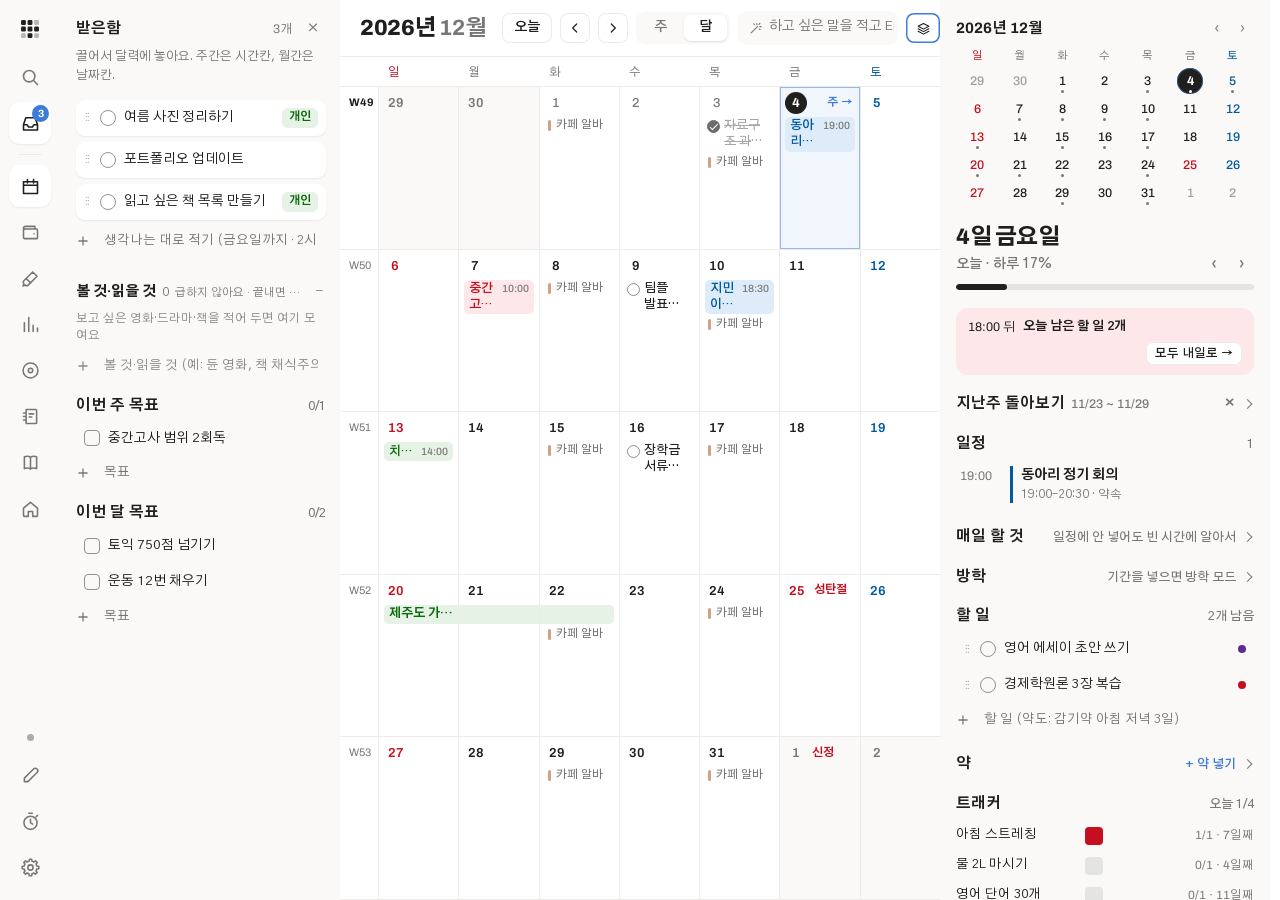
<file: index.html>
<!doctype html>
<html lang="ko">
  <head>
    <meta charset="UTF-8" />
    <meta name="viewport" content="width=device-width, initial-scale=1.0, maximum-scale=1.0, user-scalable=no, viewport-fit=cover" />
    <meta name="theme-color" content="#A3A3AD" />
    <link rel="manifest" href="./manifest.webmanifest" />
    <link rel="apple-touch-icon" href="./apple-touch-icon.png" />
    <title>기록</title>
    <link rel="icon" type="image/svg+xml" href="./favicon.svg" />
    <link rel="preconnect" href="https://fonts.googleapis.com" />
    <link rel="preconnect" href="https://fonts.gstatic.com" crossorigin />
    <link href="https://fonts.googleapis.com/css2?family=IBM+Plex+Mono:wght@400;500;600&family=IBM+Plex+Sans+KR:wght@400;500;600;700&family=Nunito:wght@600;700;800&display=swap" rel="stylesheet" />
    <script type="module" crossorigin src="./assets/index-BGYsm0u8.js"></script>
    <link rel="stylesheet" crossorigin href="./assets/index-CqKTvM8n.css">
  </head>
  <body>
    <!-- 아이폰 화면 자동 업데이트 되돌리기 (lib/liveupdate.js): 새로 받은 화면이 25초 안에 제대로 못 뜨면 예전 화면으로.
         앱 코드가 망가져도 돌도록 여기에 짧게 둠 -->
    <script>
      (function () {
        try {
          var C = window.Capacitor, B = '0.20.23-46574e5';
          if (!C || !C.isNativePlatform || !C.isNativePlatform() || !C.nativePromise) return;
          var get = function () { return JSON.parse(localStorage.getItem('girok-live') || '{}'); };
          var back = function () {
            var s = get(), b = s.back;
            s.bad = (s.bad || []).filter(function (x) { return x !== B; }).concat([B]).slice(-10);
            delete s.try;
            localStorage.setItem('girok-live', JSON.stringify(s));
            if (!b || !b.path) return;
            C.nativePromise('WebView', 'setServerBasePath', { path: b.path }).then(function () {
              if (b.persist) return C.nativePromise('WebView', 'persistServerBasePath', {});
            });
          };
          var s = get();
          if ((s.bad || []).indexOf(B) >= 0) return back();
          if (!s.try || s.try.id !== B) return;
          s.try.n = (s.try.n || 0) + 1;
          localStorage.setItem('girok-live', JSON.stringify(s));
          if (s.try.n > 3) return back();
          setTimeout(function () { var t = get().try; if (t && t.id === B) back(); }, 25000);
        } catch (e) {}
      })();
    </script>
    <!-- 시작 화면: 플랫 종이색 바탕 가운데 9칸 로고 (예전 화면을 고른 기기는 검은 바탕). 앱 화면이 뜨면 React가 이 내용을 바꿔 그림 -->
    <script>
      (function () {
        var bg = '#fafaf7', fg = '#121212';
        try {
          var u = JSON.parse(localStorage.getItem('yk-ui') || 'null');
          if (u && u.ui === 'classic') { bg = '#000'; fg = '#fff'; }
          else if (matchMedia('(prefers-color-scheme: dark)').matches) { bg = '#151514'; fg = '#e9e8e2'; }
        } catch (e) {}
        document.documentElement.style.setProperty('--boot-bg', bg);
        document.documentElement.style.setProperty('--boot-fg', fg);
      })();
    </script>
    <div id="root"><div id="boot-splash" style="position:fixed;inset:0;background:var(--boot-bg,#fafaf7);color:var(--boot-fg,#121212);display:grid;place-items:center;z-index:9999">
      <svg width="72" height="72" viewBox="0 0 64 64" fill="currentColor" aria-label="기록">
        <rect x="6" y="6" width="14" height="14" rx="3.6"/><rect x="25" y="6" width="14" height="14" rx="3.6"/><rect x="44" y="6" width="14" height="14" rx="3.6" opacity=".3"/>
        <rect x="6" y="25" width="14" height="14" rx="3.6"/><rect x="25" y="25" width="14" height="14" rx="3.6"/><rect x="44" y="25" width="14" height="14" rx="3.6"/>
        <rect x="6" y="44" width="14" height="14" rx="3.6" opacity=".3"/><rect x="25" y="44" width="14" height="14" rx="3.6"/><rect x="44" y="44" width="14" height="14" rx="3.6" opacity=".3"/>
      </svg>
    </div></div>
    <!-- 쉬는 시간 알림 창(#break=)은 시작 화면 없이 (알림이 뜰 때 검은 화면이 깜박이지 않게) -->
    <script>if (/^#break=/.test(location.hash)) document.getElementById('boot-splash').remove();</script>
  </body>
</html>
</file>
